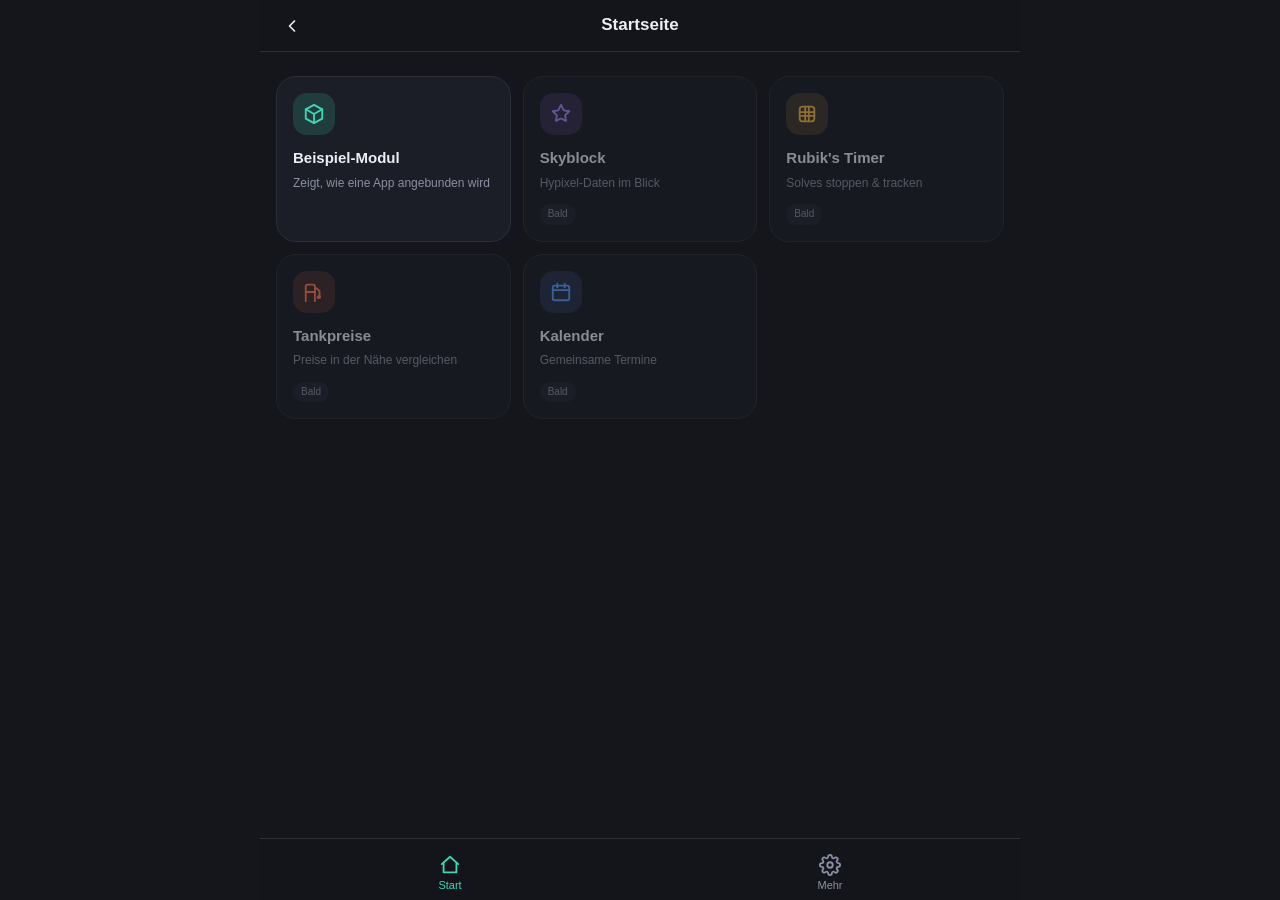
<file: index.html>
<!DOCTYPE html>
<html lang="de">
<head>
  <meta charset="UTF-8" />
  <meta name="viewport" content="width=device-width, initial-scale=1, viewport-fit=cover, maximum-scale=1, minimum-scale=1, user-scalable=no" />
  <title>Basis</title>

  <!-- PWA / Homescreen-Verhalten -->
  <link rel="manifest" href="/manifest.json" />
  <meta name="theme-color" content="#14161c" />
  <meta name="mobile-web-app-capable" content="yes" />
  <meta name="apple-mobile-web-app-capable" content="yes" />
  <meta name="apple-mobile-web-app-status-bar-style" content="black-translucent" />
  <meta name="apple-mobile-web-app-title" content="Basis" />
  <link rel="apple-touch-icon" href="/icons/apple-touch-icon.png" />
  <link rel="icon" href="/icons/icon-192.png" />

  <link rel="stylesheet" href="/css/style.css" />
</head>
<body>

  <!-- Fester Header: zeigt entweder den Gruß (Home) oder Zurück + App-Name -->
  <header class="app-header">
    <button id="back-btn" class="back-btn" hidden aria-label="Zurück">
      <svg viewBox="0 0 24 24" width="22" height="22" fill="none" stroke="currentColor" stroke-width="2" stroke-linecap="round" stroke-linejoin="round"><path d="M15 18l-6-6 6-6"/></svg>
    </button>
    <h1 id="header-title" class="header-title">Basis</h1>
    <div class="header-spacer"></div>
  </header>

  <!-- Hier wird der Inhalt der jeweiligen Ansicht (Home oder Mini-App) eingesetzt -->
  <main id="app" class="app-content"></main>

  <!-- Feste Bottom-Navigation, typisch für native Apps -->
  <nav class="bottom-nav">
    <a href="#/" class="nav-item" data-nav="home">
      <svg viewBox="0 0 24 24" width="22" height="22" fill="none" stroke="currentColor" stroke-width="2" stroke-linecap="round" stroke-linejoin="round"><path d="M3 11l9-8 9 8"/><path d="M5 10v10h14V10"/></svg>
      <span>Start</span>
    </a>
    <a href="#/einstellungen" class="nav-item" data-nav="einstellungen">
      <svg viewBox="0 0 24 24" width="22" height="22" fill="none" stroke="currentColor" stroke-width="2" stroke-linecap="round" stroke-linejoin="round"><circle cx="12" cy="12" r="3"/><path d="M19.4 15a1.7 1.7 0 00.34 1.87l.06.06a2 2 0 11-2.83 2.83l-.06-.06a1.7 1.7 0 00-1.87-.34 1.7 1.7 0 00-1 1.55V21a2 2 0 11-4 0v-.09a1.7 1.7 0 00-1-1.55 1.7 1.7 0 00-1.87.34l-.06.06a2 2 0 11-2.83-2.83l.06-.06a1.7 1.7 0 00.34-1.87 1.7 1.7 0 00-1.55-1H3a2 2 0 110-4h.09a1.7 1.7 0 001.55-1 1.7 1.7 0 00-.34-1.87l-.06-.06a2 2 0 112.83-2.83l.06.06a1.7 1.7 0 001.87.34H9a1.7 1.7 0 001-1.55V3a2 2 0 114 0v.09a1.7 1.7 0 001 1.55 1.7 1.7 0 001.87-.34l.06-.06a2 2 0 112.83 2.83l-.06.06a1.7 1.7 0 00-.34 1.87V9a1.7 1.7 0 001.55 1H21a2 2 0 110 4h-.09a1.7 1.7 0 00-1.55 1z"/></svg>
      <span>Mehr</span>
    </a>
  </nav>

  <script src="/js/config.js"></script>
  <script src="/js/router.js"></script>
  <script src="/js/app.js"></script>
</body>
</html>
</file>
<file: css/style.css>
/* ============================================================
   BASIS – Design-Tokens
   Ruhiger, dunkler Grund + ein kräftiger Akzent für Interaktion.
   Systemschrift = natives Gefühl + keine Ladezeit für Webfonts.
   ============================================================ */
:root {
  --color-bg: #14161c;
  --color-surface: #1b1e26;
  --color-surface-raised: #232732;
  --color-border: #2b2f3a;
  --color-text: #eceef2;
  --color-text-muted: #8b90a2;

  --color-accent: #3ed6b5;
  --color-accent-soft: rgba(62, 214, 181, 0.14);
  --color-coral: #ff7a59;

  --radius-sm: 10px;
  --radius-md: 14px;
  --radius-lg: 20px;

  --space-1: 4px;
  --space-2: 8px;
  --space-3: 12px;
  --space-4: 16px;
  --space-5: 24px;
  --space-6: 32px;

  --font-sans: -apple-system, BlinkMacSystemFont, "Segoe UI", Roboto,
    Helvetica, Arial, sans-serif;

  --header-height: 52px;
  --nav-height: 62px;
  --safe-top: env(safe-area-inset-top, 0px);
  --safe-bottom: env(safe-area-inset-bottom, 0px);
}

/* Icon-Akzentfarben je App – sorgt dafür, dass die Kacheln sich
   unterscheiden statt wie 10x dieselbe Karte auszusehen */
:root {
  --tile-blue: #5b9dff;
  --tile-purple: #a78bfa;
  --tile-amber: #f2b84b;
  --tile-teal: #3ed6b5;
  --tile-coral: #ff7a59;
  --tile-pink: #f472b6;
}

/* ============================================================
   Reset & Grundgerüst
   ============================================================ */
* { box-sizing: border-box; }

html, body {
  height: 100%;
  margin: 0;
  overflow: hidden; /* die Seite selbst scrollt nie - nur .app-content tut das */
  overscroll-behavior-y: none; /* kein "Website-Gummiband"-Gefühl */
  -webkit-tap-highlight-color: transparent;
  touch-action: manipulation; /* unterbindet Doppeltipp-zum-Zoomen komplett */
}

body {
  background: var(--color-bg);
  color: var(--color-text);
  font-family: var(--font-sans);
  font-size: 16px;
  line-height: 1.45;
  position: fixed; /* verhindert, dass iOS im Standalone-Modus fixed-Elemente
                       beim Scrollen kurz verrutschen lässt */
  inset: 0;
  width: 100%;
}

button, a { font-family: inherit; }

h1, h2, h3, p { margin: 0; }

a { text-decoration: none; color: inherit; }

/* ============================================================
   Header
   ============================================================ */
.app-header {
  position: fixed;
  top: 0; left: 0; right: 0;
  height: calc(var(--header-height) + var(--safe-top));
  padding-top: var(--safe-top);
  display: flex;
  align-items: center;
  gap: var(--space-2);
  padding-left: var(--space-4);
  padding-right: var(--space-4);
  background: rgba(20, 22, 28, 0.85);
  backdrop-filter: blur(10px);
  -webkit-backdrop-filter: blur(10px);
  border-bottom: 1px solid var(--color-border);
  z-index: 100;
}

.header-title {
  font-size: 17px;
  font-weight: 600;
  flex: 1;
  text-align: center;
}

.back-btn, .header-spacer {
  width: 32px;
  height: 32px;
  display: flex;
  align-items: center;
  justify-content: center;
  flex-shrink: 0;
}

.back-btn {
  background: none;
  border: none;
  color: var(--color-text);
  border-radius: var(--radius-sm);
}
.back-btn:active { background: var(--color-surface-raised); }

/* ============================================================
   Content-Bereich (hier wird Home bzw. jede Mini-App gerendert)
   ============================================================ */
.app-content {
  position: fixed;
  top: calc(var(--header-height) + var(--safe-top));
  bottom: calc(var(--nav-height) + var(--safe-bottom));
  left: 0;
  right: 0;
  overflow-y: auto;
  -webkit-overflow-scrolling: touch;
  overscroll-behavior-y: contain; /* Scroll bleibt in diesem Bereich, wandert nicht zur ganzen Seite */
}

/* ============================================================
   Bottom-Navigation
   ============================================================ */
.bottom-nav {
  position: fixed;
  bottom: 0; left: 0; right: 0;
  height: calc(var(--nav-height) + var(--safe-bottom));
  padding-bottom: var(--safe-bottom);
  display: flex;
  background: rgba(20, 22, 28, 0.92);
  backdrop-filter: blur(10px);
  -webkit-backdrop-filter: blur(10px);
  border-top: 1px solid var(--color-border);
  z-index: 100;
}

.nav-item {
  flex: 1;
  display: flex;
  flex-direction: column;
  align-items: center;
  justify-content: center;
  gap: 2px;
  color: var(--color-text-muted);
  font-size: 11px;
  padding-top: var(--space-2);
}

.nav-item.active { color: var(--color-accent); }
.nav-item:active { opacity: 0.6; }

/* ============================================================
   Startbildschirm: App-Raster
   ============================================================ */
.app-grid {
  display: grid;
  grid-template-columns: repeat(2, 1fr);
  gap: var(--space-3);
  padding: var(--space-5) var(--space-4) var(--space-4);
}

.app-tile {
  background: var(--color-surface);
  border: 1px solid var(--color-border);
  border-radius: var(--radius-lg);
  padding: var(--space-4);
  display: flex;
  flex-direction: column;
  gap: var(--space-3);
  min-height: 120px;
  transition: transform 0.12s ease;
}

.app-tile:active { transform: scale(0.96); }

.app-tile.is-soon { opacity: 0.55; }

.tile-icon {
  width: 42px;
  height: 42px;
  border-radius: var(--radius-md);
  display: flex;
  align-items: center;
  justify-content: center;
}

.tile-name {
  font-size: 15px;
  font-weight: 600;
}

.tile-sub {
  font-size: 12px;
  color: var(--color-text-muted);
  margin-top: -6px;
}

.tile-badge {
  align-self: flex-start;
  font-size: 10px;
  color: var(--color-text-muted);
  background: var(--color-surface-raised);
  padding: 3px 8px;
  border-radius: 100px;
}

/* ============================================================
   Platzhalter für Apps, die noch nicht gebaut sind
   ============================================================ */
.placeholder {
  padding: var(--space-6) var(--space-4);
  text-align: center;
  color: var(--color-text-muted);
}

.placeholder strong {
  display: block;
  color: var(--color-text);
  font-size: 16px;
  margin-bottom: var(--space-2);
}

/* ============================================================
   Mobile-First Breakpoints: größere Ansichten ergänzen,
   nie ersetzen.
   ============================================================ */
@media (min-width: 600px) {
  .app-grid { grid-template-columns: repeat(3, 1fr); }
}

@media (min-width: 900px) {
  .app-content { max-width: 760px; margin: 0 auto; }
  .app-header, .bottom-nav { max-width: 760px; margin: 0 auto; left: 0; right: 0; }
}
</file>
